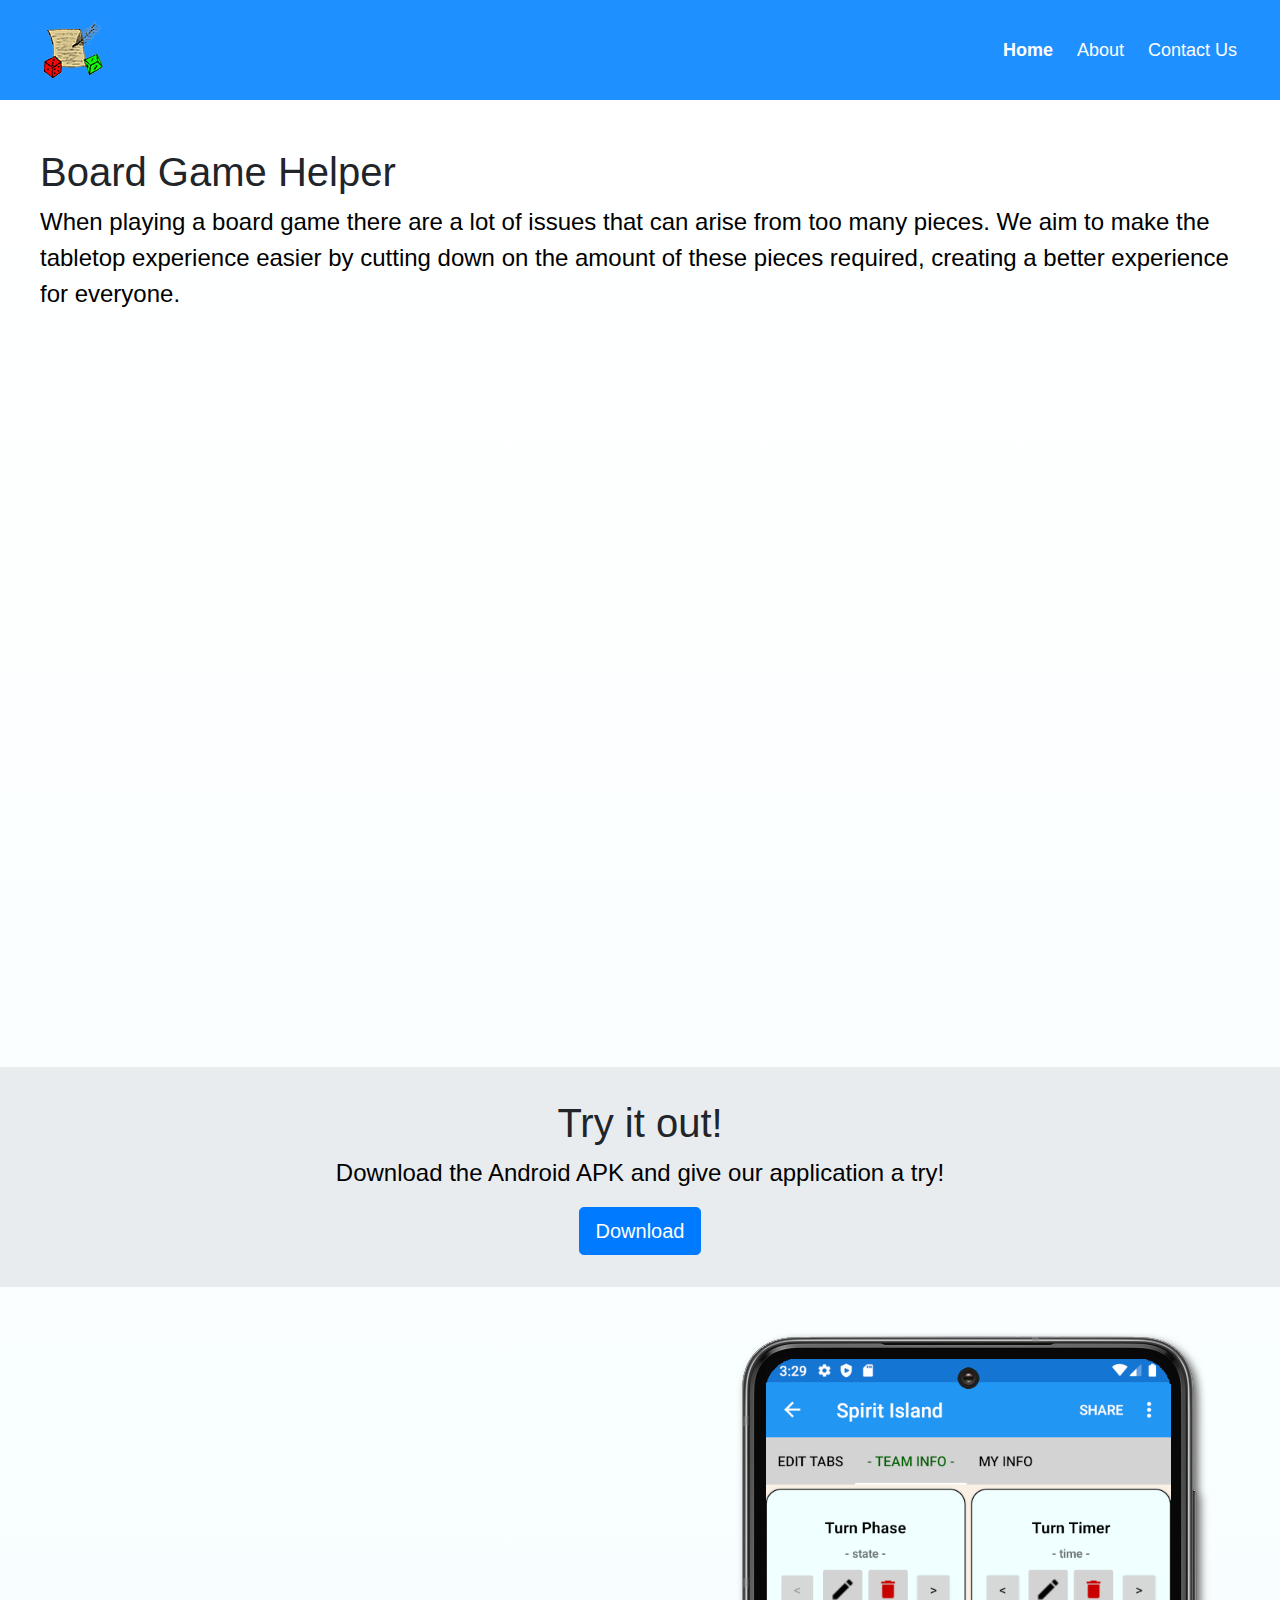
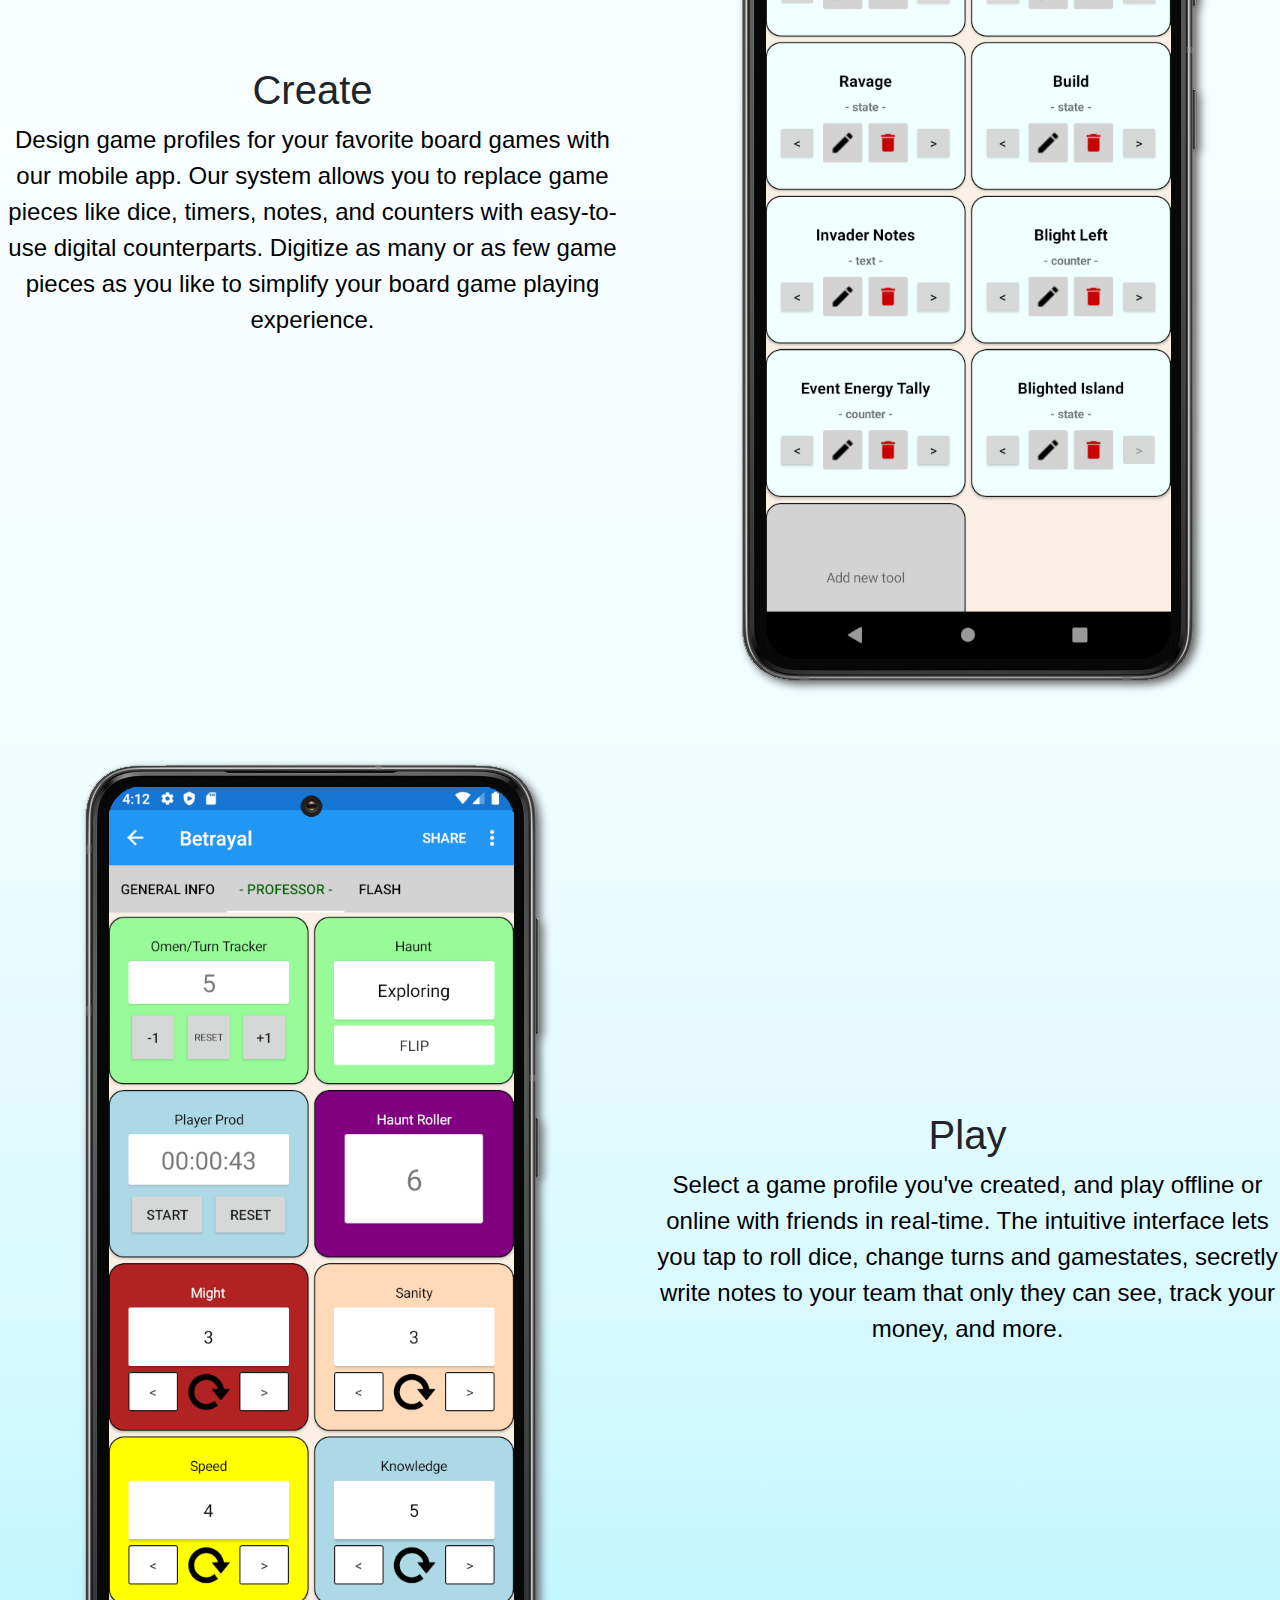
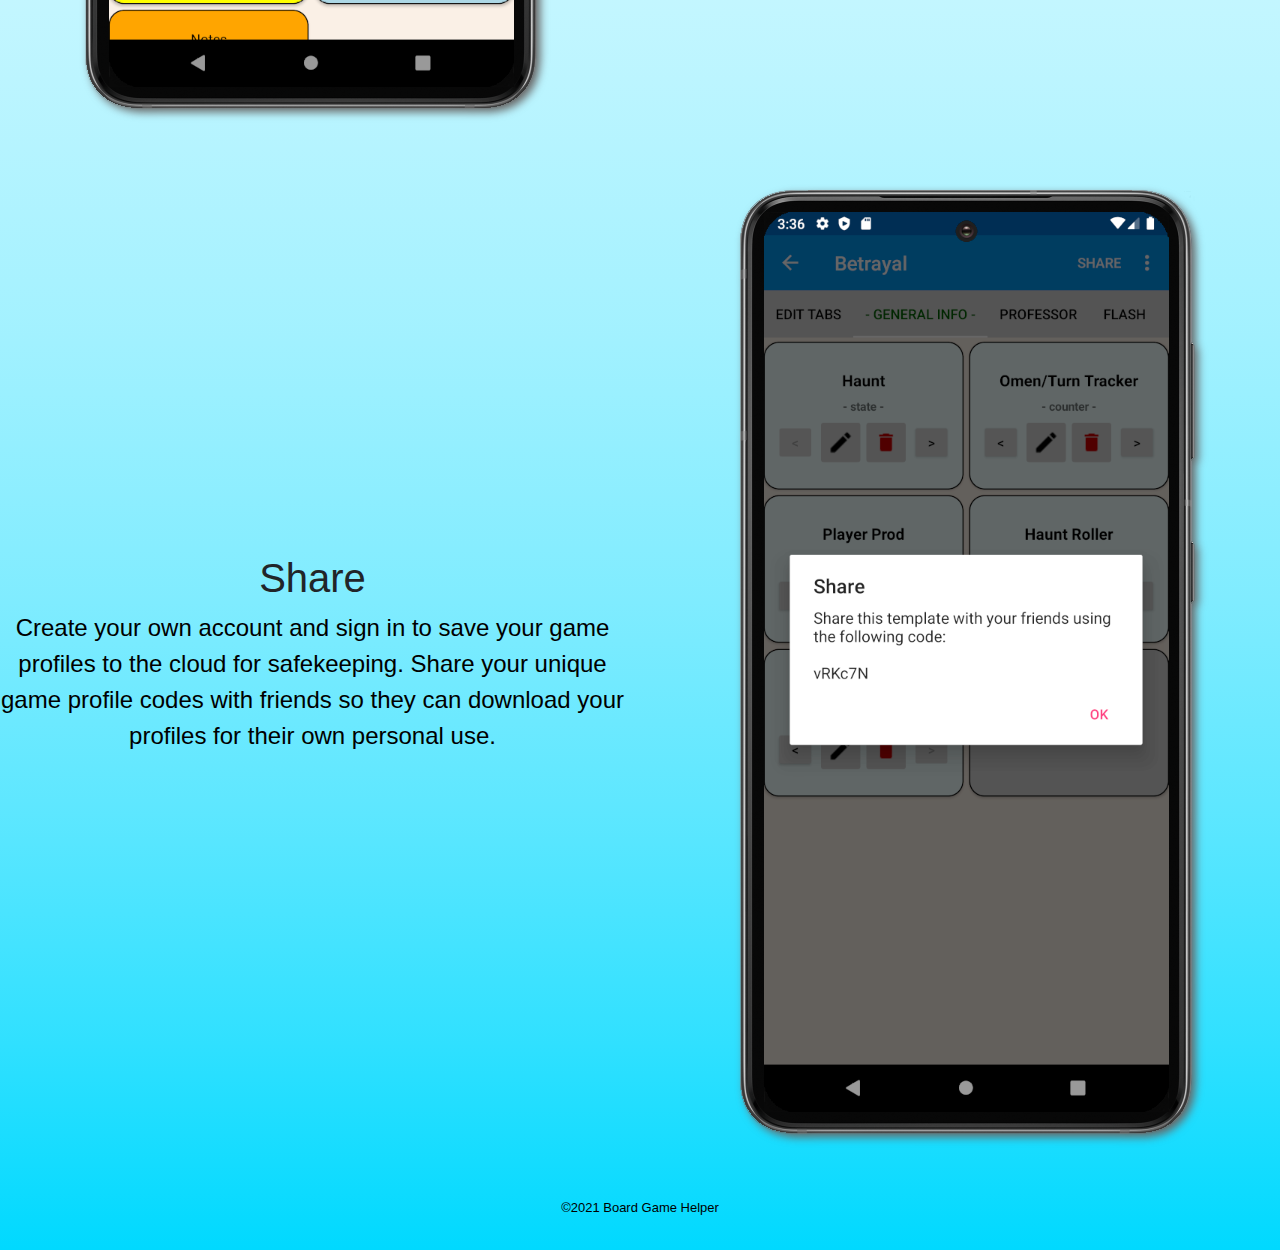
<file: index.html>
<!DOCTYPE html>
<html lang="en">

<head>
  <meta charset="utf-8" />
  <title>Board Game Helper</title>

  <meta name="description" content="Board Game Helper: An Android app to streamline the board game experience.">
  <meta name="viewport"
    content="width=device-width, initial-scale=1.0, minimum-scale=1.0, maximum-scale=1.0, user-scalable=no">

  <link rel="stylesheet" href="https://stackpath.bootstrapcdn.com/bootstrap/4.3.1/css/bootstrap.min.css" integrity="sha384-ggOyR0iXCbMQv3Xipma34MD+dH/1fQ784/j6cY/iJTQUOhcWr7x9JvoRxT2MZw1T" crossorigin="anonymous">
  <link rel="stylesheet" media="screen" href="css/header.css">
  <link rel="stylesheet" media="screen" href="css/main.css">
  <link rel="stylesheet" media="screen" href="css/footer.css">

  <link rel="icon" type="image/png" href="favicon.png">
</head>

<body>

  <nav class="navbar header">
    <div class="container-fluid">
      <div class="navbar-header">
        <a class="navbar-brand" href="index.html">
          <img src="images/logo60x60.png" width="60" height="60">
        </a>
      </div>
      <div class="header-right">
        <a class="active" href="#">Home</a>
        <a href="about.html">About</a>
        <a href="contact.html">Contact Us</a>
      </div>
    </div>
  </nav>
  
  
  <div class="mygradient">
    
    <div class="section content">
      <h1>Board Game Helper</h1>
      <p class="main-content">When playing a board game there are a lot of issues that can arise from too many pieces.
        We aim to make the tabletop experience easier by cutting down on the amount of these pieces
        required, creating a better experience for everyone.</p>
    </div>

    <div class="embed-responsive embed-responsive-16by9 content">
      <iframe width="560" height="315" 
        src="https://www.youtube.com/embed/enDw-1G9zYw"
        title="YouTube video player" 
        frameborder="0" 
        allow="accelerometer; autoplay; clipboard-write; encrypted-media; gyroscope; picture-in-picture" allowfullscreen>
      </iframe>
    </div>

    <div class="jumbotron jumbotron-fluid section">
      <div class="container justify-content-center align-items-center text-center">
        <h1>Try it out!</h1>
        <p class="main-content">Download the Android APK and give our application a try!</p>
        <a href="https://drive.google.com/file/d/1A19J2NXgnOfUVJ2VLMU5bjZH03VOZmlm/view?usp=sharing"
          type="button" class="btn btn-primary btn-lg">Download</a>
      </div>
    </div>

    <div class="container section content" id="about">
      <div class="row justify-content-center align-items-center text-center">        
        <div class="col-md-6 col-xs-6">
          <h1>Create</h1>      
          <p class="main-content">Design game profiles for your favorite board games with our mobile app.
            Our system allows you to replace game pieces like dice, timers, notes, and counters with
            easy-to-use digital counterparts. Digitize as many or as few game pieces as you like to
            simplify your board game playing experience.
          </p>
        </div>
        <div class="col-md-6 col-xs-6">
            <img class="img-fluid shadowed" src="images/phone-create.png"/>
        </div>
      </div>
    </div> 
    <div class="container section content">
      <div class="row justify-content-center align-items-center text-center">         
        <div class="col-md-6 col-xs-6">
          <img class="img-fluid shadowed" src="images/phone-play.png"/>
        </div>
        <div class="col-md-6 col-xs-6">
          <h1>Play</h1>      
          <p class="main-content">Select a game profile you've created, and play offline or online with friends in real-time. The intuitive interface lets you tap to
            roll dice, change turns and gamestates, secretly write notes to your team that only they can see, track your money, and more.
          </p>
        </div>
      </div>
    </div> 
    <div class="container section content">
      <div class="row justify-content-center align-items-center text-center">
        <div class="col-md-6 col-xs-6">
          <h1>Share</h1>      
          <p class="main-content">Create your own account and sign in to save your game profiles to the cloud for safekeeping.
            Share your unique game profile codes with friends so they can download your profiles for their
            own personal use.
          </p>
        </div>
        <div class="col-md-6 col-xs-6">
          <img class="img-fluid shadowed" src="images/phone-share.png"/>
        </div>
      </div>
    </div>
    
    <div id="footer" class="justify-content-center align-items-center text-center footer">
      <p style="font-size: small;">&copy;2021 Board Game Helper</p>
    </div>

  </div>

  <script src="https://code.jquery.com/jquery-3.3.1.slim.min.js" integrity="sha384-q8i/X+965DzO0rT7abK41JStQIAqVgRVzpbzo5smXKp4YfRvH+8abtTE1Pi6jizo" crossorigin="anonymous"></script>
  <script src="https://cdnjs.cloudflare.com/ajax/libs/popper.js/1.14.7/umd/popper.min.js" integrity="sha384-UO2eT0CpHqdSJQ6hJty5KVphtPhzWj9WO1clHTMGa3JDZwrnQq4sF86dIHNDz0W1" crossorigin="anonymous"></script>
  <script src="https://stackpath.bootstrapcdn.com/bootstrap/4.3.1/js/bootstrap.min.js" integrity="sha384-JjSmVgyd0p3pXB1rRibZUAYoIIy6OrQ6VrjIEaFf/nJGzIxFDsf4x0xIM+B07jRM" crossorigin="anonymous"></script>
</body>

</html>
</file>
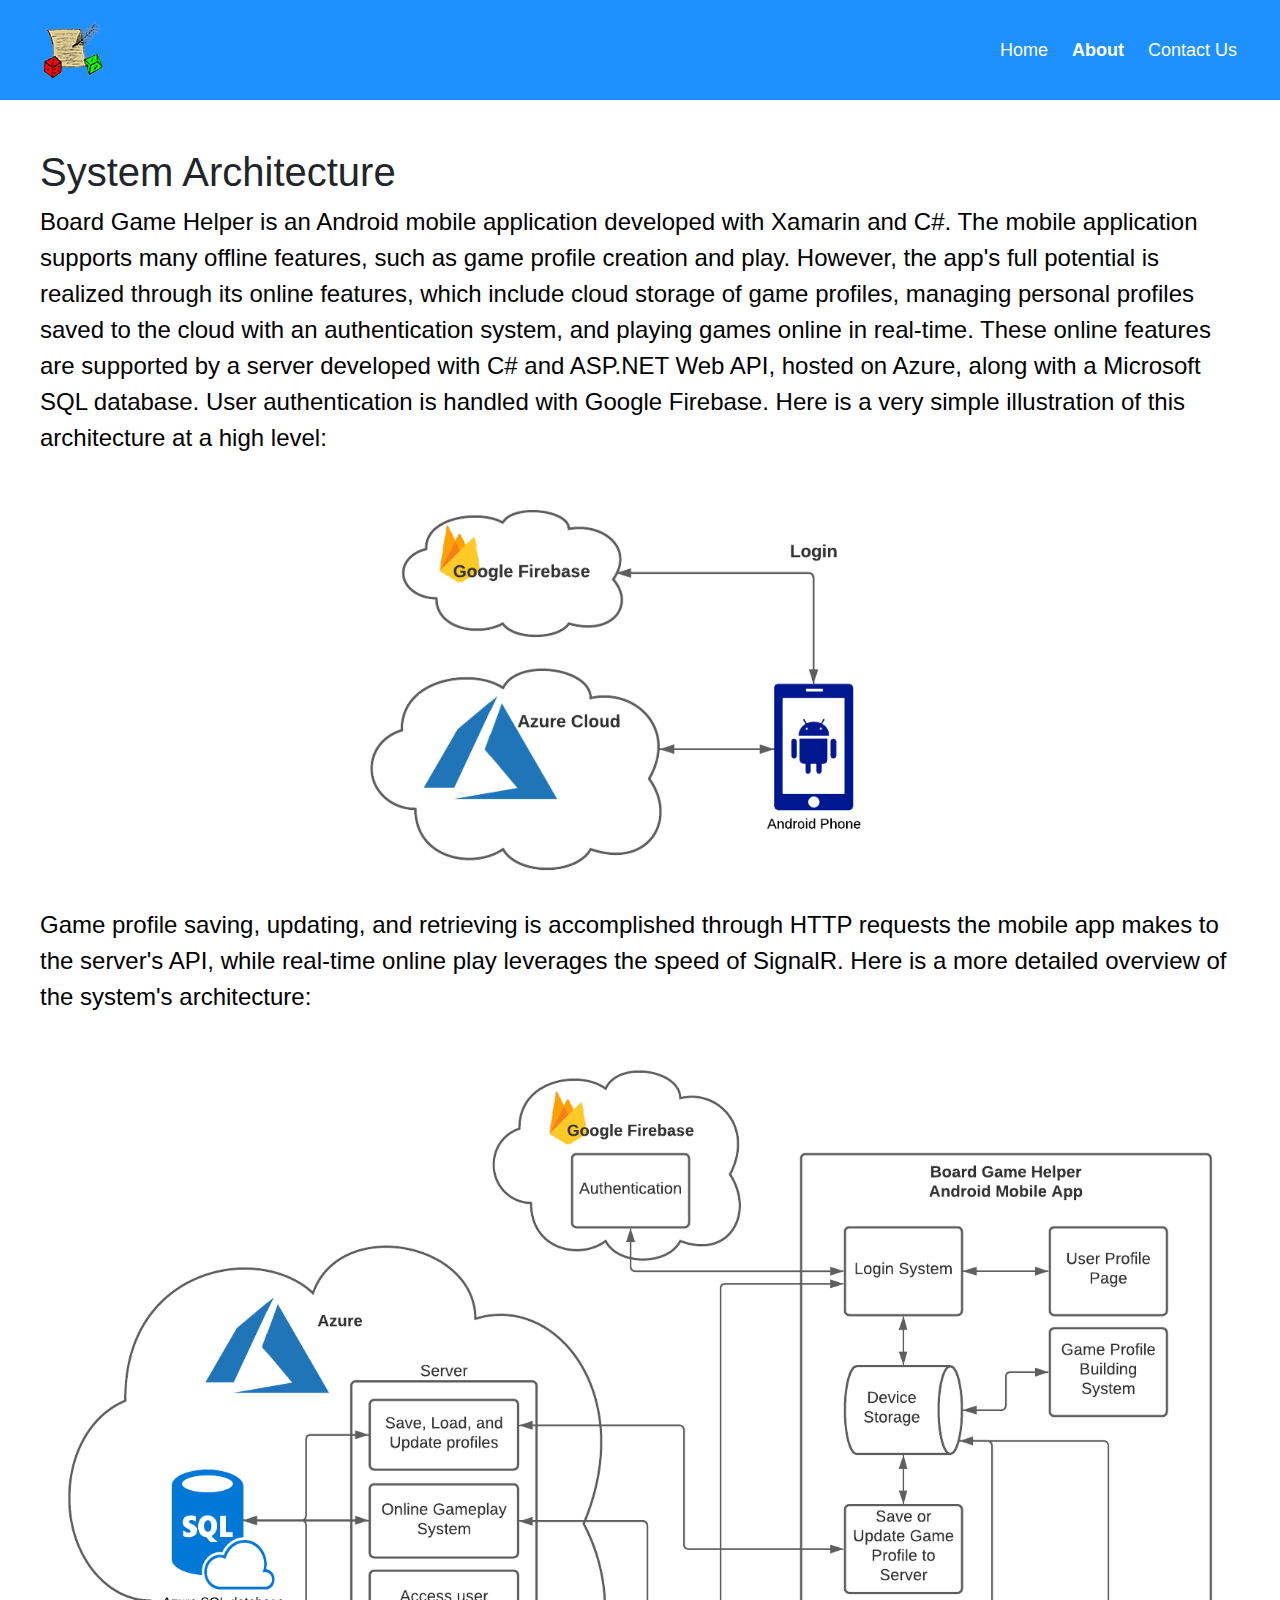
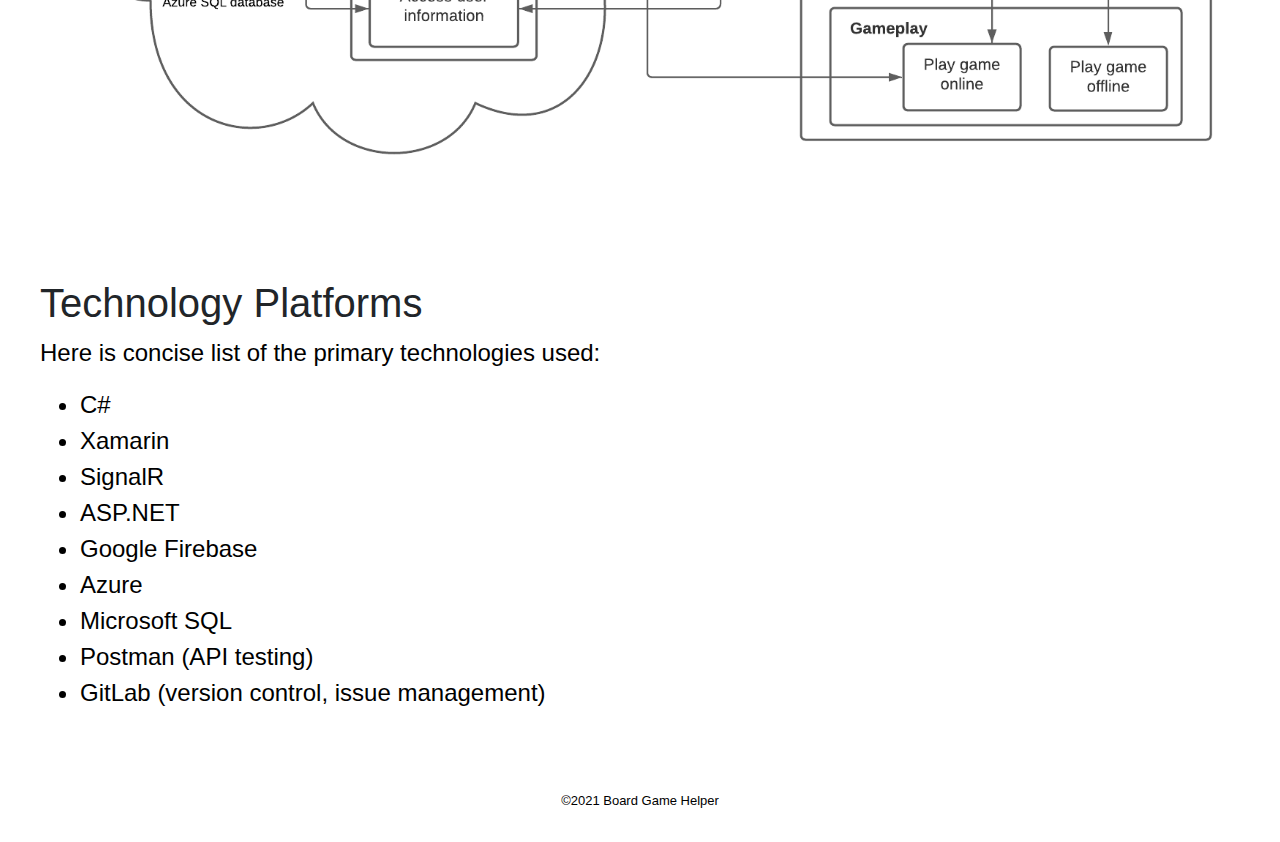
<file: about.html>
<!DOCTYPE html>
<html>

<head>
<meta charset="utf-8" />
<title>Board Game Helper</title>

<meta name="description" content="Board Game Helper -- Contact Us">
<meta name="viewport"
    content="width=device-width, initial-scale=1.0, minimum-scale=1.0, maximum-scale=1.0, user-scalable=no">

<link rel="stylesheet" href="https://stackpath.bootstrapcdn.com/bootstrap/4.3.1/css/bootstrap.min.css" integrity="sha384-ggOyR0iXCbMQv3Xipma34MD+dH/1fQ784/j6cY/iJTQUOhcWr7x9JvoRxT2MZw1T" crossorigin="anonymous">
<link rel="stylesheet" media="screen" href="css/header.css">
<link rel="stylesheet" media="screen" href="css/main.css">
<link rel="stylesheet" media="screen" href="css/footer.css">

<link rel="icon" type="image/png" href="favicon.png">
</head>
<body>

    <nav class="navbar header">
        <div class="container-fluid">
            <div class="navbar-header">
                <a class="navbar-brand" href="index.html">
                    <img src="images/logo60x60.png" width="60" height="60">
                </a>
            </div>
            <div class="header-right">
                <a href="index.html">Home</a>
                <a class="active" href="about.html">About</a>
                <a href="contact.html">Contact Us</a>
            </div>
        </div>
    </nav>

    <div class="section content">
        <h1>System Architecture</h1>
        <p class="main-content">
            Board Game Helper is an Android mobile application developed with Xamarin and C#. The mobile application supports many offline features,
            such as game profile creation and play. However, the app's full potential is realized through its online features, which include
            cloud storage of game profiles, managing personal profiles saved to the cloud with an authentication system, and playing games online
            in real-time. These online features are supported by a server developed with C# and ASP.NET Web API, hosted on Azure, along with a Microsoft
            SQL database. User authentication is handled with Google Firebase. Here is a very simple illustration of this architecture at a high level:
        </p>
        
        <img src="images/Simple.png" style="display: block; margin-left: auto; margin-right: auto; width: 50%;">
        
        <p class="main-content"> Game profile saving, updating, and retrieving is accomplished through HTTP requests the mobile app makes to the server's API,
            while real-time online play leverages the speed of SignalR. Here is a more detailed overview of the system's architecture:
        </p>

        <img src="images/Architecture.png" style="width: 100%;">
    </div>

    <div class="section content">
        <h1>Technology Platforms</h1>
        <div class="entry-content main-content">
            <p>Here is concise list of the primary technologies used:</p>
            <ul>
            <li>C#</li>
            <li>Xamarin</li>
            <li>SignalR</li>
            <li>ASP.NET</li>
            <li>Google Firebase</li>
            <li>Azure</li>
            <li>Microsoft SQL</li>
            <li>Postman (API testing)</li>
            <li>GitLab (version control, issue management)</li>
            </ul>
        </div>
    </div>


    <div id="footer" class="justify-content-center align-items-center text-center footer">
        <p style="font-size: small;">&copy;2021 Board Game Helper</p>
    </div>

<script src="https://code.jquery.com/jquery-3.3.1.slim.min.js" integrity="sha384-q8i/X+965DzO0rT7abK41JStQIAqVgRVzpbzo5smXKp4YfRvH+8abtTE1Pi6jizo" crossorigin="anonymous"></script>
<script src="https://cdnjs.cloudflare.com/ajax/libs/popper.js/1.14.7/umd/popper.min.js" integrity="sha384-UO2eT0CpHqdSJQ6hJty5KVphtPhzWj9WO1clHTMGa3JDZwrnQq4sF86dIHNDz0W1" crossorigin="anonymous"></script>
<script src="https://stackpath.bootstrapcdn.com/bootstrap/4.3.1/js/bootstrap.min.js" integrity="sha384-JjSmVgyd0p3pXB1rRibZUAYoIIy6OrQ6VrjIEaFf/nJGzIxFDsf4x0xIM+B07jRM" crossorigin="anonymous"></script>

</body>
</html>
</file>
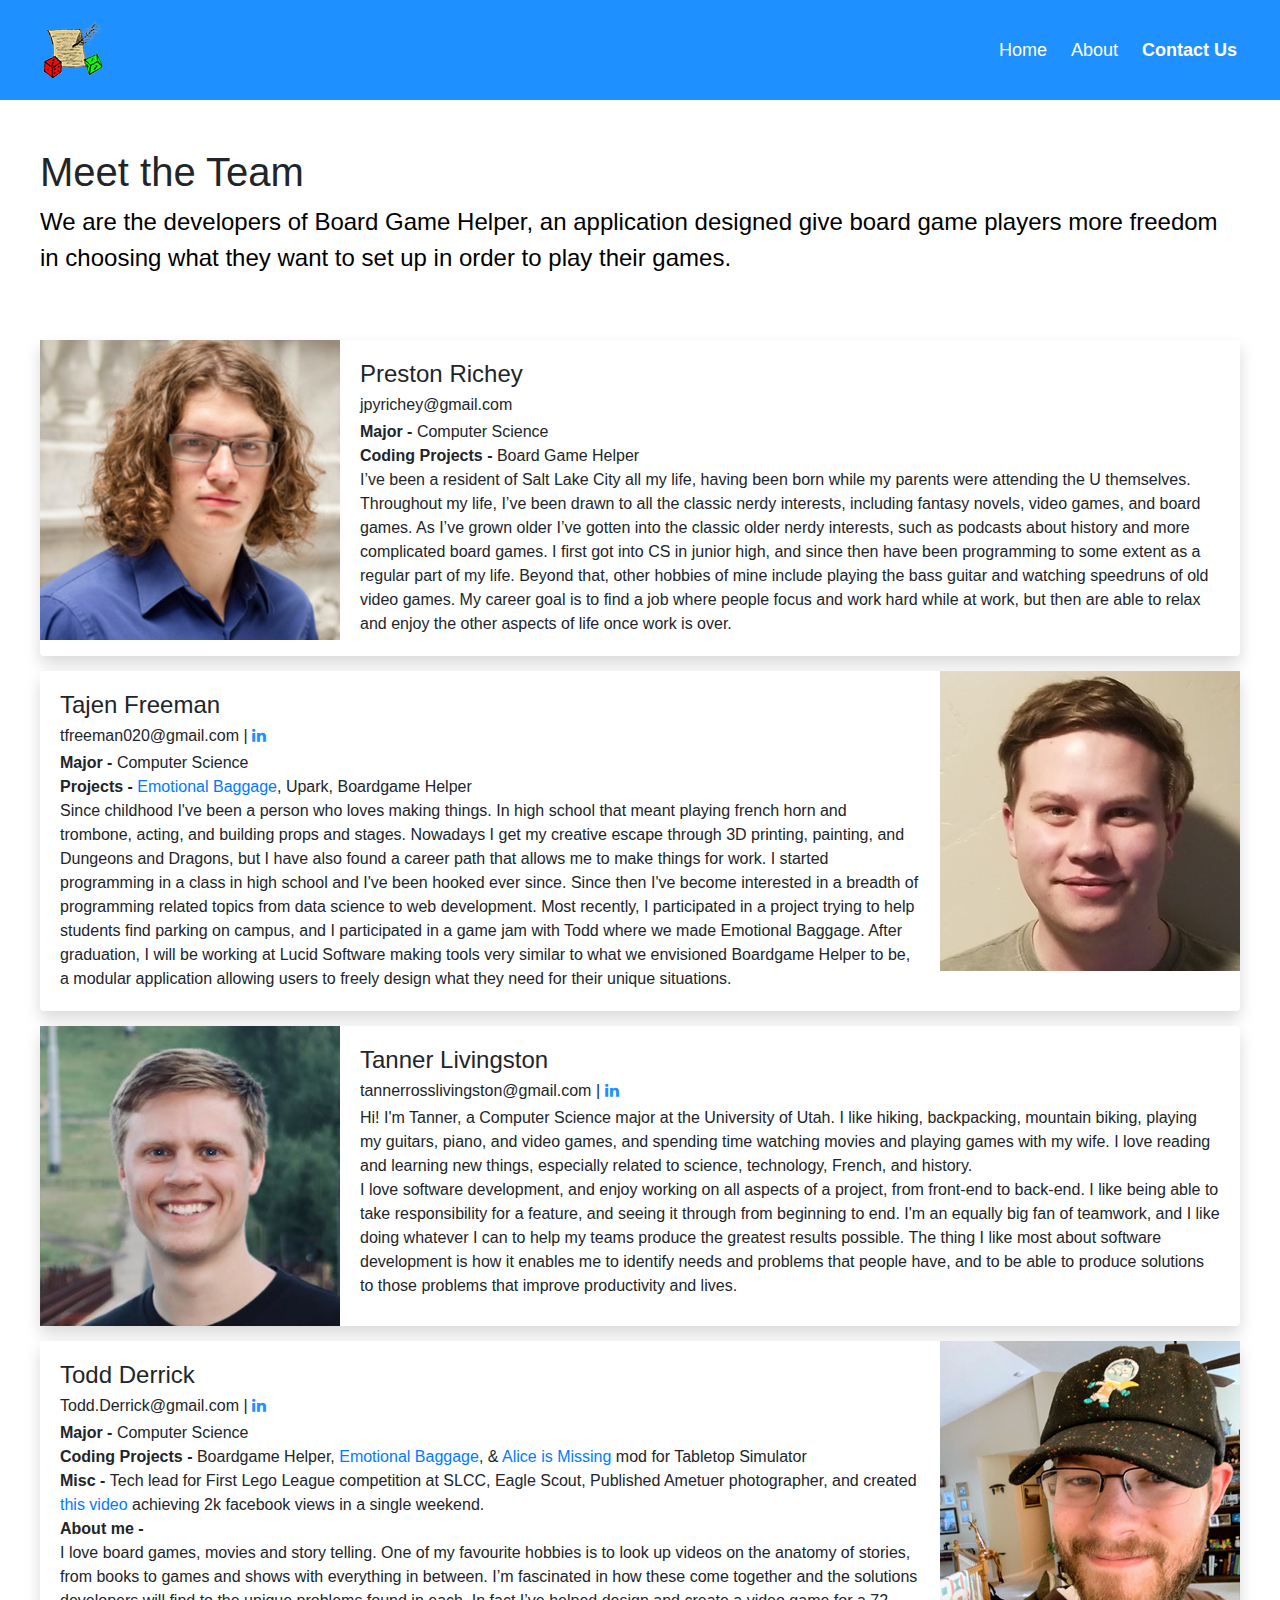
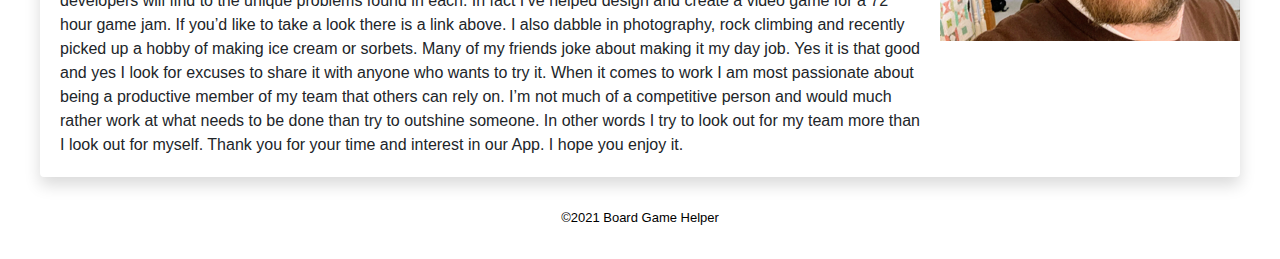
<file: contact.html>
<!DOCTYPE html>
<html>

<head>
<meta charset="utf-8" />
<title>Board Game Helper</title>

<meta name="description" content="Board Game Helper -- Contact Us">
<meta name="viewport"
    content="width=device-width, initial-scale=1.0, minimum-scale=1.0, maximum-scale=1.0, user-scalable=no">

<link rel="stylesheet" href="https://stackpath.bootstrapcdn.com/bootstrap/4.3.1/css/bootstrap.min.css" integrity="sha384-ggOyR0iXCbMQv3Xipma34MD+dH/1fQ784/j6cY/iJTQUOhcWr7x9JvoRxT2MZw1T" crossorigin="anonymous">
<link rel="stylesheet" href="https://maxcdn.bootstrapcdn.com/font-awesome/4.4.0/css/font-awesome.min.css">
<link rel="stylesheet" media="screen" href="css/header.css">
<link rel="stylesheet" media="screen" href="css/main.css">
<link rel="stylesheet" media="screen" href="css/footer.css">

<link rel="icon" type="image/png" href="favicon.png">
</head>
<body>

<nav class="navbar header">
    <div class="container-fluid">
        <div class="navbar-header">
        <a class="navbar-brand" href="index.html">
            <img src="images/logo60x60.png" width="60" height="60">
        </a>
        </div>
        <div class="header-right">
        <a href="index.html">Home</a>
        <a href="about.html">About</a>
        <a class="active" href="#contact">Contact Us</a>
        </div>
    </div>
</nav>


    <div class="section content">
        <h1>Meet the Team</h1>
        <p class="main-content">
            We are the developers of Board Game Helper, an application designed give board game players 
            more freedom in choosing what they want to set up in order to play their games.
        </p>
    </div>
    
  
    <!-- Page Content -->
    <div class="container">
        <div class="content">
            <div class="card border-0 shadow">
                <div class="card-horizontal">
                    <div class="img-square-wrapper">
                        <img class="profile-picture" src="images/preston.png" alt="Card image cap">
                    </div>
                    <div class="card-body">
                        <h4 class="card-title">Preston Richey</h4>
                        <h6 class="card-subtitle" style="margin-bottom: 6px;">jpyrichey@gmail.com
                        </h6>
                        <p class="card-text"><b>Major -</b> Computer Science<br>
                            <b>Coding Projects - </b>Board Game Helper<br>
                            I’ve been a resident of Salt Lake City all my life, having been born while my parents were attending the U themselves. Throughout my life, I’ve been drawn to all the classic nerdy interests, including fantasy novels, video games, and board games. As I’ve grown older I’ve gotten into the classic older nerdy interests, such as podcasts about history and more complicated board games. I first got into CS in junior high, and since then have been programming to some extent as a regular part of my life. Beyond that, other hobbies of mine include playing the bass guitar and watching speedruns of old video games. My career goal is to find a job where people focus and work hard while at work, but then are able to relax and enjoy the other aspects of life once work is over.</div>
                </div>
            </div>
            
            <div class="card border-0 shadow">
                <div class="card-horizontal">
                    <div class="card-body">
                        <h4 class="card-title">Tajen Freeman</h4>
                        <h6 class="card-subtitle" style="margin-bottom: 6px;">tfreeman020@gmail.com | 
                            <a href="https://www.linkedin.com/in/tajenfreeman/">
                                <i class="fa fa-linkedin fa_custom"></i>
                            </a>
                        </h6>
                        <p class="card-text"><b>Major - </b>Computer Science<br>
                            <b>Projects - </b><a href="https://bakawisdom.itch.io/emotional-baggage">Emotional Baggage</a>, Upark, Boardgame Helper<br>
                            Since childhood I've been a person who loves making things. In high school that meant playing french horn and trombone, acting, and building props and stages. Nowadays I get my creative escape through 3D printing, painting, and Dungeons and Dragons, but I have also found a career path that allows me to make things for work. I started programming in a class in high school and I've been hooked ever since. Since then I've become interested in a breadth of programming related topics from data science to web development. Most recently, I participated in a project trying to help students find parking on campus, and I participated in a game jam with Todd where we made Emotional Baggage. After graduation, I will be working at Lucid Software making tools very similar to what we envisioned Boardgame Helper to be, a modular application allowing users to freely design what they need for their unique situations.
                            </div>
                    <div class="img-square-wrapper">
                        <img class="profile-picture" src="images/tajen.png" alt="Card image cap">
                    </div>
                </div>
            </div>
            
            <div class="card border-0 shadow">
                <div class="card-horizontal">
                    <div class="img-square-wrapper">
                        <img class="profile-picture" src="images/tanner.png" alt="Card image cap">
                    </div>
                    <div class="card-body">
                        <h4 class="card-title">Tanner Livingston</h4>
                        <h6 class="card-subtitle" style="margin-bottom: 6px;">tannerrosslivingston@gmail.com | 
                            <a href="https://www.linkedin.com/in/tanner-livingston/">
                                <i class="fa fa-linkedin fa_custom"></i>
                            </a>
                        </h6>
                        
                        <p class="card-text">Hi! I'm Tanner, a Computer Science major at the University of Utah. I like hiking, backpacking, mountain biking,
                            playing my guitars, piano, and video games, and spending time watching movies and playing games with my wife. I love reading and learning new things,
                            especially related to science, technology, French, and history.
                            <br>
                            I love software development, and enjoy working on all aspects of a project, from front-end to back-end.
                            I like being able to take responsibility for a feature, and seeing it through from beginning to end.
                            I'm an equally big fan of teamwork, and I like doing whatever I can to help my teams produce the greatest results possible.
                            The thing I like most about software development is how it enables me to identify needs and problems that people have,
                            and to be able to produce solutions to those problems that improve productivity and lives.
                        </p>
                    </div>
                </div>
            </div>
    
            <div class="card border-0 shadow">
                <div class="card-horizontal">
                    <div class="card-body">
                        <h4 class="card-title">Todd Derrick</h4>
                        <h6 class="card-subtitle" style="margin-bottom: 6px;">Todd.Derrick@gmail.com | 
                            <a href="https://www.linkedin.com/in/todd-derrick/">
                                <i class="fa fa-linkedin fa_custom"></i>
                            </a>
                        </h6>
                        <p class="card-text">
                            <b>Major -</b> Computer Science<br>
                            <b>Coding Projects - </b>Boardgame Helper, <a href="https://bakawisdom.itch.io/emotional-baggage">Emotional Baggage</a>, 
                            & <a href="https://steamcommunity.com/sharedfiles/filedetails/?id=2186924646">Alice is Missing</a> mod for Tabletop Simulator<br>
                            <b>Misc - </b>Tech lead for First Lego League competition at SLCC, Eagle Scout, Published Ametuer photographer, 
                            and created <a href="https://www.youtube.com/watch?v=jtPtj7MSyIU">this video</a> achieving 2k facebook views in a single weekend.
                            <br>
                            <b>About me - </b><br>
                            I love board games, movies and story telling.  One of my favourite hobbies is to look up videos on the anatomy of stories, from books to games and shows with everything in between.  I’m fascinated in how these come together and the solutions developers will find to the unique problems found in each.  In fact I’ve helped design and create a video game for a 72 hour game jam.  If you’d like to take a look there is a link above.  I also dabble in photography, rock climbing and recently picked up a hobby of making ice cream or sorbets.  Many of my friends joke about making it my day job. Yes it is that good and yes I look for excuses to share it with anyone who wants to try it.
                            When it comes to work I am most passionate about being a productive member of my team that others can rely on.  I’m not much of a competitive person and would much rather work at what needs to be done than try to outshine someone.  In other words I try to look out for my team more than I look out for myself.
                            Thank you for your time and interest in our App.  I hope you enjoy it.
                            
                        </p>
                    </div>
                    <div class="img-square-wrapper">
                        <img class="profile-picture" src="images/todd.png" alt="Card image cap">
                    </div>
                </div>
            </div>
            
        </div>
    
    </div>
    <!-- /.container -->

    <div id="footer" class="justify-content-center align-items-center text-center footer">
        <p style="font-size: small;">&copy;2021 Board Game Helper</p>
    </div>



<script src="https://code.jquery.com/jquery-3.3.1.slim.min.js" integrity="sha384-q8i/X+965DzO0rT7abK41JStQIAqVgRVzpbzo5smXKp4YfRvH+8abtTE1Pi6jizo" crossorigin="anonymous"></script>
<script src="https://cdnjs.cloudflare.com/ajax/libs/popper.js/1.14.7/umd/popper.min.js" integrity="sha384-UO2eT0CpHqdSJQ6hJty5KVphtPhzWj9WO1clHTMGa3JDZwrnQq4sF86dIHNDz0W1" crossorigin="anonymous"></script>
<script src="https://stackpath.bootstrapcdn.com/bootstrap/4.3.1/js/bootstrap.min.js" integrity="sha384-JjSmVgyd0p3pXB1rRibZUAYoIIy6OrQ6VrjIEaFf/nJGzIxFDsf4x0xIM+B07jRM" crossorigin="anonymous"></script>

</body>
</html>
</file>
<file: css/header.css>
/* https://www.w3schools.com/howto/howto_css_responsive_header.asp */
/* Style the header with a grey background and some padding */
.header {
    overflow: hidden;
    background-color: dodgerblue;
  }
  
  /* Style the header links */
  .header a {
    float: left;
    color: white;
    text-align: center;
    padding: 12px;
    text-decoration: none;
    font-size: 18px;
    line-height: 25px;
    border-radius: 4px;
  }
  
  /* Style the logo link (notice that we set the same value of line-height and font-size to prevent the header to increase when the font gets bigger */
  .header a.logo {
    font-size: 25px;
    font-weight: bold;
  }
  
  /* Change the background color on mouse-over */
  .header a:hover {
    background-color: rgb(162, 207, 252);
    color: black;
  }
  
  /* Style the active/current link*/
  .header a.active {
    background-color: dodgerblue;
    color: white;
    font-weight: bold;
  }
  
  /* Float the link section to the right */
  .header-right {
    float: right;
  }
  
  /* Add media queries for responsiveness - when the screen is 500px wide or less, stack the links on top of each other */
  @media screen and (max-width: 500px) {
    .header a {
      float: none;
      display: block;
      text-align: left;
    }
    .header-right {
      float: none;
    }
  }
</file>
<file: css/main.css>
.column {
    float: left;
    width: 33.33%;
  }
  
  /* Clear floats after the columns */
  .row:after {
    content: "";
    display: table;
    clear: both;
  }
  
  /* Responsive layout - makes the three columns stack on top of each other instead of next to each other on smaller screens (600px wide or less) */
  @media screen and (max-width: 600px) {
    .column {
      width: 100%;
    }
  }

.content {
    max-width: 1200px;
    margin: auto;
}

@media (min-width: 1200px) {
    .container{
        max-width: 1300px;
    }
}

.section {
    padding: 2rem 0rem;
    margin-top: 1rem;
    margin-bottom: 1rem;
}

html {
  scroll-behavior: smooth;
}

.main-content {
    font-size: x-large;
    color: black;
}

.card-horizontal {
    display: flex;
    flex: 1 1 auto;
  }

.card {
    margin-bottom: 15px;
}

.shadowed {
  -webkit-filter: drop-shadow(4px 4px 4px rgb(104, 104, 104));
  filter:         drop-shadow(4px 4px 4px rgb(104, 104, 104)); 
}

.fa_custom {
  color: dodgerblue;
}

.fade {
  margin: 50px;
  padding: 50px;
  background-color: lightgreen;
  opacity: 1;
}

.profile-picture {
  border-radius: 0%;
  vertical-align: middle;
  align-items: center;
}

.mygradient {
  background: linear-gradient(to bottom, white, 85%, rgb(0, 217, 255));
}
</file>
<file: css/footer.css>
#footer {
    text-align: center;
    padding: 1rem;
    color: black;
  }
</file>
